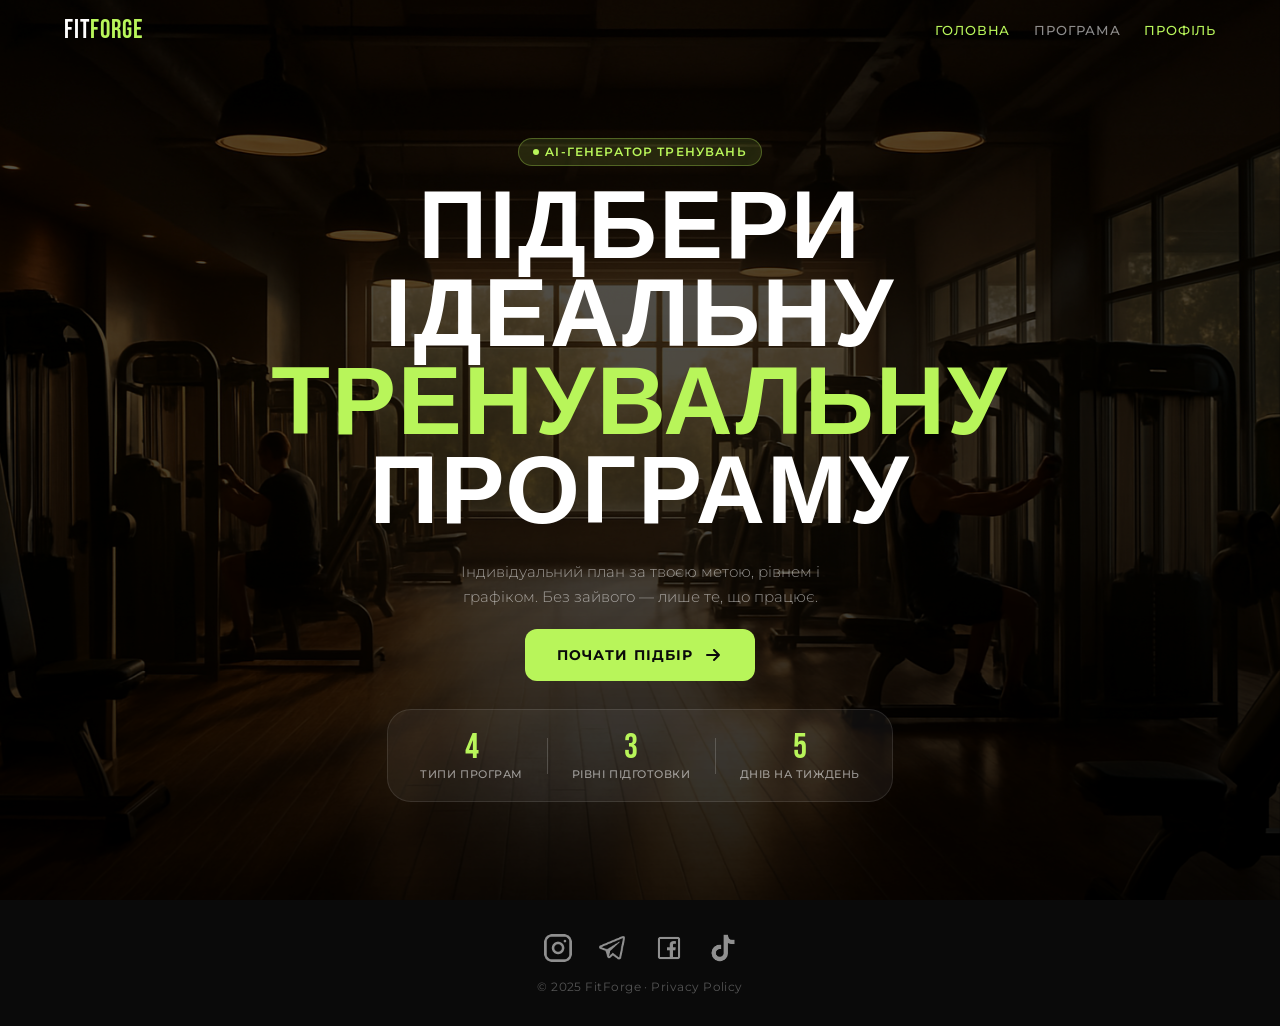
<file: index.html>
<!DOCTYPE html>
<html lang="uk">
<head>
  <meta charset="utf-8"/>
  <meta name="viewport" content="width=device-width, initial-scale=1.0"/>
  <title>FitForge — Персональні програми тренувань</title>
  <link rel="preconnect" href="https://fonts.googleapis.com"/>
  <link href="https://fonts.googleapis.com/css2?family=Bebas+Neue&family=Montserrat:wght@300;400;500;600;700&display=swap" rel="stylesheet"/>
  <link rel="icon" type="image/svg+xml"
    href="data:image/svg+xml,%3Csvg xmlns='http://www.w3.org/2000/svg' viewBox='0 0 24 24'%3E%3Crect width='24' height='24' rx='4' fill='%230f172a'/%3E%3Cpath fill='%23B8F55A' d='M20.57 14.86L22 13.43 20.57 12 17 15.57 8.43 7 12 3.43 10.57 2 9.14 3.43 7.71 2 5.57 4.14 4.14 2.71 2.71 4.14l1.43 1.43L2 7.71l1.43 1.43L2 10.57 3.43 12 7 8.43 15.57 17 12 20.57 13.43 22l1.43-1.43L16.29 22l2.14-2.14 1.43 1.43 1.43-1.43-1.43-1.43L22 16.29z'/%3E%3C/svg%3E" />
  <link href="global.css" rel="stylesheet"/>
  <link href="styles/index.css" rel="stylesheet"/>
</head>
<body>
  <div class="site-wrapper">

    <picture>
      <source srcset="images/backDecstop.png" media="(min-width: 768px)"/>
      <img alt="Фон" class="hero-bg" src="images/backMobile.png"/>
    </picture>
    <div class="hero-overlay"></div>

    <nav class="navbar" id="navbar">
      <div class="navbar-inner">
        <a href="index.html" class="nav-logo">FIT<span>FORGE</span></a>
        <div class="nav-links">
          <a href="index.html" class="nav-link active">Головна</a>
          <a href="form.html" class="nav-link">Програма</a>
          <a href="profile.html" class="nav-link active">Профіль</a>
        </div>
        <button class="burger" id="burger" aria-label="Меню">
          <span></span><span></span><span></span>
        </button>
      </div>
      <div class="mobile-menu" id="mobile-menu">
        <a href="index.html" class="mobile-link">Головна</a>
        <a href="form.html" class="mobile-link">Програма</a>
        <a href="profile.html" class="mobile-link">Профіль</a>
      </div>
    </nav>

    <main class="hero">
      <div class="hero-content">
        <div class="hero-badge">AI-генератор тренувань</div>
        <h1 class="hero-title">Підбери ідеальну<br/><span class="accent">тренувальну</span><br/>програму</h1>
        <p class="hero-sub">Індивідуальний план за твоєю метою, рівнем і графіком. Без зайвого — лише те, що працює.</p>
        <a href="form.html" class="cta-btn">
          <span>Почати підбір</span>
          <svg width="20" height="20" viewBox="0 0 20 20" fill="none"><path d="M4 10h12M11 5l5 5-5 5" stroke="currentColor" stroke-width="2" stroke-linecap="round" stroke-linejoin="round"/></svg>
        </a>
        <div class="hero-stats">
          <div class="stat"><span class="stat-num">4</span><span class="stat-label">Типи програм</span></div>
          <div class="stat-divider"></div>
          <div class="stat"><span class="stat-num">3</span><span class="stat-label">Рівні підготовки</span></div>
          <div class="stat-divider"></div>
          <div class="stat"><span class="stat-num">5</span><span class="stat-label">Днів на тиждень</span></div>
        </div>
      </div>
    </main>

    <footer class="footer">
      <div class="footer-inner">
        <div class="social-row">
          <a href="#" class="social-link"><img src="images/e9316cf4dda8b50788cf26ee84db2fafadf59609.png" alt="Instagram" width="30" height="30"/></a>
          <a href="#" class="social-link"><img src="images/a2c61d3c0aee930e15b15da8ca434f21a89ccf74.png" alt="Telegram" width="32" height="32"/></a>
          <a href="#" class="social-link"><img src="images/a0adb570978121f0652c60f0b574f5011d1c7cd4.png" alt="Facebook" width="32" height="32"/></a>
          <a href="#" class="social-link"><img src="images/243cf2d3838d8413618f58ac0798be862192fe25.png" alt="TikTok" width="28" height="28"/></a>
        </div>
        <p class="footer-copy">© 2025 FitForge · Privacy Policy</p>
      </div>
    </footer>
  </div>

  <script>
    const burger = document.getElementById('burger');
    const menu = document.getElementById('mobile-menu');
    burger.addEventListener('click', () => {
      burger.classList.toggle('open');
      menu.classList.toggle('open');
    });
    window.addEventListener('scroll', () => {
      document.getElementById('navbar').classList.toggle('scrolled', window.scrollY > 30);
    });
  </script>
</body>
</html>
</file>
<file: global.css>
/* ===== GLOBAL RESET & BASE ===== */
*, *::before, *::after { box-sizing: border-box; margin: 0; padding: 0; }

:root {
  --font-display: 'Bebas Neue', sans-serif;
  --font-body: 'Montserrat', sans-serif;

  --clr-bg:        #0a0a0a;
  --clr-surface:   #111111;
  --clr-surface2:  #1a1a1a;
  --clr-border:    rgba(255,255,255,0.10);
  --clr-border2:   rgba(255,255,255,0.18);

  --clr-accent:    #b8f55a;
  --clr-accent2:   #7edc20;
  --clr-text:      #ffffff;
  --clr-muted:     rgba(255,255,255,0.55);
  --clr-muted2:    rgba(255,255,255,0.30);

  --clr-push:      #f97316;
  --clr-pull:      #3b82f6;
  --clr-legs:      #a855f7;
  --clr-full:      #22c55e;
  --clr-rest:      rgba(255,255,255,0.20);

  --radius-sm:  6px;
  --radius-md:  12px;
  --radius-lg:  18px;
  --radius-xl:  24px;

  --shadow-card: 0 2px 24px rgba(0,0,0,0.45);
  --shadow-glow: 0 0 24px rgba(184,245,90,0.25);

  --transition: 0.22s ease;
}

html { scroll-behavior: smooth; }

body {
  font-family: var(--font-body);
  background: var(--clr-bg);
  color: var(--clr-text);
  -webkit-font-smoothing: antialiased;
  min-height: 100vh;
}

/* ===== SITE WRAPPER ===== */
.site-wrapper {
  position: relative;
  min-height: 100vh;
  display: flex;
  flex-direction: column;
  overflow-x: hidden;
}

/* ===== HERO BACKGROUND ===== */
.hero-bg {
  position: fixed;
  inset: 0;
  width: 100%;
  height: 100%;
  object-fit: cover;
  z-index: 0;
  pointer-events: none;
}
.hero-overlay {
  position: fixed;
  inset: 0;
  background: linear-gradient(to bottom, rgba(0,0,0,0.65) 0%, rgba(0,0,0,0.72) 60%, rgba(0,0,0,0.88) 100%);
  z-index: 1;
  pointer-events: none;
}

/* ===== NAVBAR ===== */
.navbar {
  position: fixed;
  top: 0; left: 0; right: 0;
  z-index: 100;
  transition: background var(--transition), backdrop-filter var(--transition);
}
.navbar.scrolled {
  background: rgba(10,10,10,0.90);
  backdrop-filter: blur(12px);
  border-bottom: 1px solid var(--clr-border);
}
.navbar-inner {
  max-width: 1200px;
  margin: 0 auto;
  padding: 0 24px;
  height: 60px;
  display: flex;
  align-items: center;
  gap: 32px;
}
.nav-logo {
  font-family: var(--font-display);
  font-size: 1.6rem;
  letter-spacing: 0.04em;
  color: var(--clr-text);
  text-decoration: none;
  flex-shrink: 0;
}
.nav-logo span { color: var(--clr-accent); }
.nav-links { display: flex; gap: 24px; margin-left: auto; }
.nav-link {
  font-size: 0.82rem;
  font-weight: 500;
  letter-spacing: 0.06em;
  text-transform: uppercase;
  color: var(--clr-muted);
  text-decoration: none;
  transition: color var(--transition);
}
.nav-link:hover, .nav-link.active { color: var(--clr-text); }
.nav-link.active { color: var(--clr-accent); }

/* Burger */
.burger {
  display: none;
  flex-direction: column;
  gap: 5px;
  background: none;
  border: none;
  cursor: pointer;
  padding: 4px;
  margin-left: auto;
}
.burger span {
  display: block;
  width: 22px; height: 2px;
  background: var(--clr-text);
  border-radius: 2px;
  transition: var(--transition);
  transform-origin: center;
}
.burger.open span:nth-child(1) { transform: translateY(7px) rotate(45deg); }
.burger.open span:nth-child(2) { opacity: 0; }
.burger.open span:nth-child(3) { transform: translateY(-7px) rotate(-45deg); }

.mobile-menu {
  display: none;
  flex-direction: column;
  background: rgba(10,10,10,0.96);
  backdrop-filter: blur(14px);
  border-top: 1px solid var(--clr-border);
  padding: 12px 0;
}
.mobile-menu.open { display: flex; }
.mobile-link {
  padding: 12px 24px;
  font-size: 0.9rem;
  font-weight: 500;
  color: var(--clr-muted);
  text-decoration: none;
  transition: color var(--transition), background var(--transition);
}
.mobile-link:hover { color: var(--clr-text); background: rgba(255,255,255,0.05); }

/* ===== FOOTER ===== */
.footer {
  position: relative;
  z-index: 10;
  margin-top: auto;
  padding: 32px 24px;
}
.footer-inner {
  max-width: 600px;
  margin: 0 auto;
  display: flex;
  flex-direction: column;
  align-items: center;
  gap: 16px;
}
.social-row { display: flex; gap: 24px; align-items: center; }
.social-link {
  opacity: 0.55;
  transition: opacity var(--transition), transform var(--transition);
}
.social-link:hover { opacity: 1; transform: translateY(-2px); }
.social-link img { display: block; filter: brightness(0) invert(1); }
.footer-copy { font-size: 0.72rem; color: var(--clr-muted2); letter-spacing: 0.04em; }

/* ===== TOAST ===== */
.toast-container {
  position: fixed;
  bottom: 24px; right: 24px;
  z-index: 9999;
  display: flex;
  flex-direction: column;
  gap: 10px;
  pointer-events: none;
}
.toast {
  background: var(--clr-surface2);
  border: 1px solid var(--clr-border2);
  border-radius: var(--radius-md);
  padding: 12px 18px;
  font-size: 0.84rem;
  font-weight: 500;
  color: var(--clr-text);
  box-shadow: var(--shadow-card);
  animation: toastIn 0.3s ease;
  pointer-events: auto;
  max-width: 300px;
}
.toast.toast-error { border-color: rgba(239,68,68,0.5); color: #fca5a5; }
.toast.toast-success { border-color: rgba(184,245,90,0.4); }
@keyframes toastIn { from { opacity: 0; transform: translateY(10px); } to { opacity: 1; transform: translateY(0); } }
@keyframes toastOut { to { opacity: 0; transform: translateY(10px); } }

/* ===== SHARED BUTTON ===== */
.btn-primary {
  display: inline-flex;
  align-items: center;
  gap: 10px;
  padding: 14px 28px;
  background: var(--clr-accent);
  color: #0a0a0a;
  font-family: var(--font-body);
  font-size: 0.9rem;
  font-weight: 700;
  letter-spacing: 0.06em;
  text-transform: uppercase;
  border: none;
  border-radius: var(--radius-md);
  cursor: pointer;
  text-decoration: none;
  transition: background var(--transition), transform var(--transition), box-shadow var(--transition);
}
.btn-primary:hover {
  background: var(--clr-accent2);
  transform: translateY(-2px);
  box-shadow: var(--shadow-glow);
}
.btn-primary:active { transform: translateY(0); }

.btn-ghost {
  display: inline-flex;
  align-items: center;
  gap: 8px;
  padding: 11px 22px;
  background: transparent;
  color: var(--clr-text);
  font-family: var(--font-body);
  font-size: 0.82rem;
  font-weight: 500;
  letter-spacing: 0.04em;
  border: 1px solid var(--clr-border2);
  border-radius: var(--radius-md);
  cursor: pointer;
  text-decoration: none;
  transition: background var(--transition), border-color var(--transition), transform var(--transition);
}
.btn-ghost:hover { background: rgba(255,255,255,0.06); border-color: rgba(255,255,255,0.35); transform: translateY(-1px); }
.btn-ghost:active { transform: translateY(0); }

/* ===== RESPONSIVE ===== */
@media (max-width: 640px) {
  .nav-links { display: none; }
  .burger { display: flex; }
}
</file>
<file: styles/index.css>
/* ===== INDEX PAGE ===== */
.hero {
  position: relative;
  z-index: 10;
  flex: 1;
  display: flex;
  align-items: center;
  justify-content: center;
  padding: 100px 24px 60px;
  min-height: 100vh;
}

.hero-content {
  max-width: 580px;
  text-align: center;
  display: flex;
  flex-direction: column;
  align-items: center;
  gap: 20px;
  animation: fadeUp 0.8s ease both;
}

.hero-badge {
  display: inline-flex;
  align-items: center;
  gap: 6px;
  padding: 6px 14px;
  background: rgba(184,245,90,0.12);
  border: 1px solid rgba(184,245,90,0.30);
  border-radius: 100px;
  font-size: 0.72rem;
  font-weight: 600;
  letter-spacing: 0.1em;
  text-transform: uppercase;
  color: var(--clr-accent);
  animation: fadeUp 0.8s 0.1s ease both;
}
.hero-badge::before {
  content: '';
  width: 6px; height: 6px;
  border-radius: 50%;
  background: var(--clr-accent);
  animation: pulse-dot 2s infinite;
}
@keyframes pulse-dot {
  0%,100% { opacity: 1; transform: scale(1); }
  50% { opacity: 0.5; transform: scale(0.8); }
}

.hero-title {
  font-family: var(--font-display);
  font-size: clamp(3.2rem, 10vw, 6rem);
  line-height: 0.92;
  letter-spacing: 0.02em;
  text-transform: uppercase;
  color: var(--clr-text);
  animation: fadeUp 0.8s 0.2s ease both;
}
.hero-title .accent { color: var(--clr-accent); }

.hero-sub {
  max-width: 420px;
  font-size: 0.95rem;
  font-weight: 300;
  line-height: 1.65;
  color: var(--clr-muted);
  animation: fadeUp 0.8s 0.3s ease both;
}

.cta-btn {
  display: inline-flex;
  align-items: center;
  gap: 10px;
  padding: 16px 32px;
  background: var(--clr-accent);
  color: #0a0a0a;
  font-family: var(--font-body);
  font-size: 0.88rem;
  font-weight: 700;
  letter-spacing: 0.08em;
  text-transform: uppercase;
  border-radius: var(--radius-md);
  text-decoration: none;
  transition: background var(--transition), transform var(--transition), box-shadow var(--transition);
  animation: fadeUp 0.8s 0.4s ease both, btnPulse 3s 1.5s ease infinite;
}
.cta-btn:hover {
  background: var(--clr-accent2);
  transform: translateY(-3px);
  box-shadow: 0 0 32px rgba(184,245,90,0.35);
}
.cta-btn:active { transform: translateY(-1px); }
@keyframes btnPulse {
  0%,100% { box-shadow: 0 0 0 0 rgba(184,245,90,0); }
  50% { box-shadow: 0 0 28px 4px rgba(184,245,90,0.18); }
}

.hero-stats {
  display: flex;
  align-items: center;
  gap: 24px;
  margin-top: 8px;
  padding: 20px 32px;
  background: rgba(255,255,255,0.05);
  border: 1px solid var(--clr-border);
  border-radius: var(--radius-xl);
  backdrop-filter: blur(8px);
  animation: fadeUp 0.8s 0.55s ease both;
}
.stat {
  display: flex;
  flex-direction: column;
  align-items: center;
  gap: 2px;
}
.stat-num {
  font-family: var(--font-display);
  font-size: 2.2rem;
  line-height: 1;
  color: var(--clr-accent);
}
.stat-label {
  font-size: 0.68rem;
  font-weight: 500;
  letter-spacing: 0.05em;
  text-transform: uppercase;
  color: var(--clr-muted);
  white-space: nowrap;
}
.stat-divider {
  width: 1px;
  height: 36px;
  background: var(--clr-border2);
}

@keyframes fadeUp {
  from { opacity: 0; transform: translateY(24px); }
  to   { opacity: 1; transform: translateY(0); }
}

/* Responsive */
@media (max-width: 480px) {
  .hero-stats { gap: 16px; padding: 16px 20px; }
  .stat-num { font-size: 1.8rem; }
  .stat-label { font-size: 0.6rem; }
}
</file>
